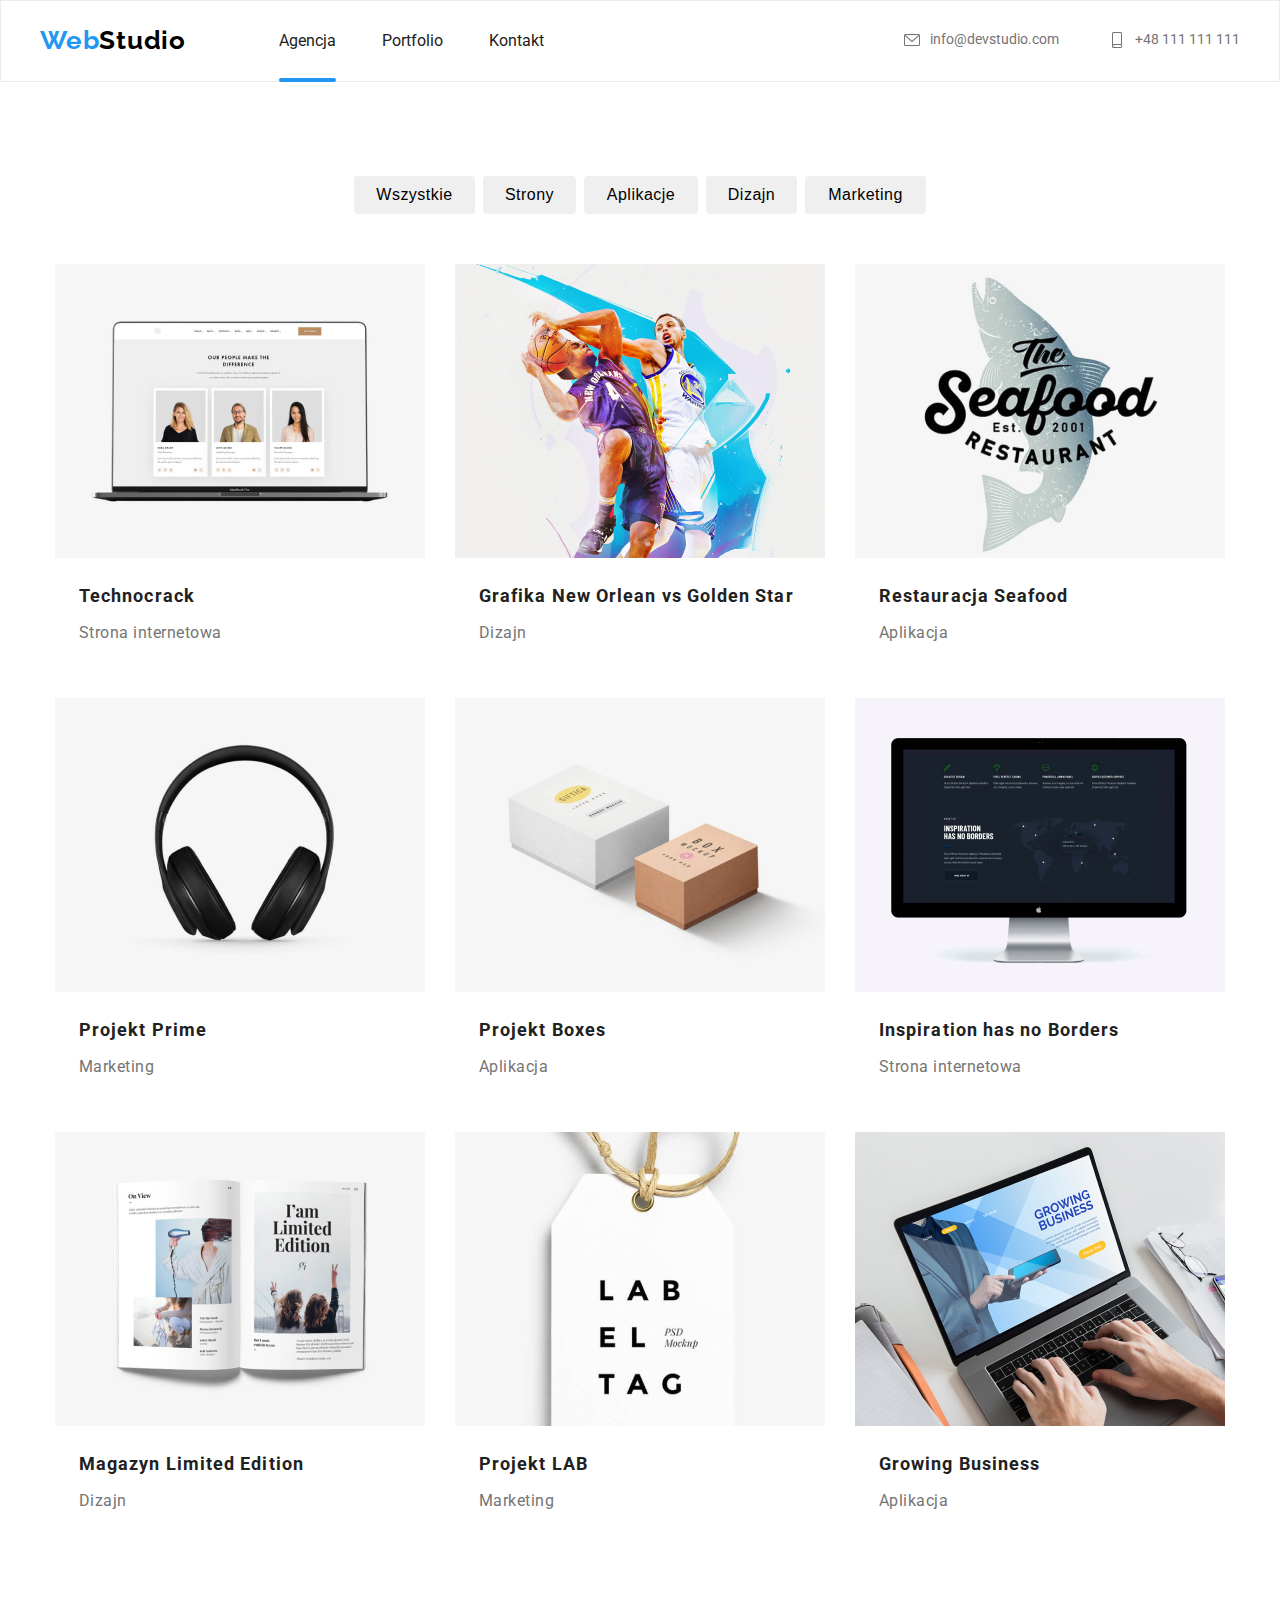
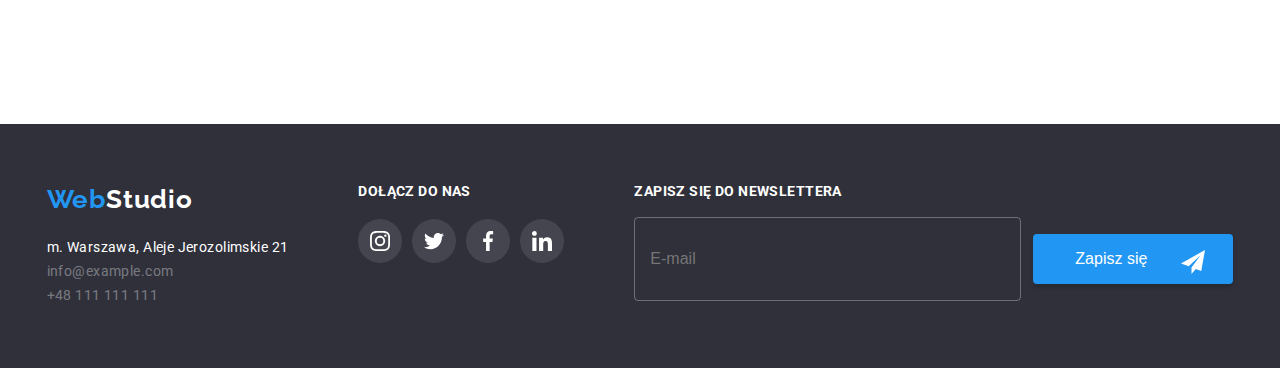
<file: portfolio.html>
<!DOCTYPE html>
<html lang="pl">

<head>
  <meta charset="UTF-8" />
  <meta http-equiv="X-UA-Compatible" content="IE=edge" />
  <meta name="viewport" content="width=device-width, initial-scale=1.0" />
  <link rel="stylesheet" href="https://cdnjs.cloudflare.com/ajax/libs/modern-normalize/1.0.0/modern-normalize.min.css"
    integrity="sha512-ISS7cAi1PEhQ8jnbJpJZMd29NlhNj4AWYyLOSp2CE/CsHxTCu+r+t0D2yoJudVrd0/8fTVPUVDzY5Tvli75u/g=="
    crossorigin="anonymous">
  <title>Portfolio</title>

  <link rel="stylesheet" href="./css/main.min.css" />
  <link rel="preconnect" href="https://fonts.googleapis.com" />
  <link rel="preconnect" href="https://fonts.gstatic.com" crossorigin />
  <link href="https://fonts.googleapis.com/css2?family=Raleway:wght@700&family=Roboto:wght@400;500;700;900&display=swap"
    rel="stylesheet" />

</head>

<body>
  <header class="header">
    <div class="container nav-wrapper-flex">
      <nav class="navigation">
        <div class="logo">
          <a class="logo--first" href="index.html">Web<span class="logo--second">Studio</span>
          </a>
        </div>
        <ul class="navigation__list">
          <li class="navigation__item navigation__item--active"><a class="navigation__link"
              href="index.html">Agencja</a>
          </li>
          <li class="navigation__item"><a class="navigation__link" href="portfolio.html"> Portfolio</a></li>
          <li class="navigation__item">Kontakt</li>
        </ul>
      </nav>
      <div class="contacts">
        <ul class="contacts__list">
          <li>
            <a class="contacts__mail" href="mailto:info@devstudio.com">
              <div class="contacts__icons ">
                <svg width="16px" height="16px" class="contacts__icons--margin">
                  <use href="./images/icons.svg#icon-envelope">
                  </use>
                </svg>
                info@devstudio.com
              </div>
            </a>
          </li>
          <li>
            <a class="contacts__phone" href="tel:+48 111 111 111">
              <div class="contacts__icons ">
                <svg width="16px" height="16px" class="contacts__icons--margin">
                  <use href="./images/icons.svg#icon-smartphone">
                  </use>
                </svg>
                +48 111 111 111
              </div>
            </a>
          </li>
        </ul>

      </div>
  </header>
  <main>
    <section class="section">
      <div class="container">


        <ul class="buttons">
          <li>
            <button class="buttons--first" type="button">Wszystkie</button>
          </li>
          <li>
            <button class="buttons--second" type="button">Strony</button>
          </li>
          <li>
            <button class="buttons--third" type="button">Aplikacje</button>
          </li>
          <li>
            <button class="buttons--fourth" type="button">Dizajn</button>
          </li>
          <li>
            <button class="buttons--fifth" type="button">Marketing</button>
          </li>
        </ul>

      </div>
      <div class="container">
        <div class="images">
          <ul class="images__list">
            <li class="images__item">
              <figure>
                <div class="overlay__box">
                  <div class="overlay">
                    <p class="overlay__description">
                      Technocrack jest popularną platformą wykorzystywaną do
                      rozpowszechniania koronawirusa. Firmy wykorzystują tę
                      platformę do celów szpiegowskich i ataków na niezabezpieczone
                      serwery konkurencji
                    </p>
                  </div>
                  <img class="images__img" src="images/strona internetowa.jpg" alt="laptop" width="370" height="294" />
                </div>
                <figcaption class="images__description">
                  <p class="images__title">Technocrack</p>
                  <p class="images__subtitle">Strona internetowa</p>
                </figcaption>
              </figure>

            </li>
            <li class="images__item">
              <figure>
                <div class="overlay__box">
                  <div class="overlay">
                    <p class="overlay__description">
                      Technocrack jest popularną platformą wykorzystywaną do
                      rozpowszechniania koronawirusa. Firmy wykorzystują tę
                      platformę do celów szpiegowskich i ataków na niezabezpieczone
                      serwery konkurencji
                    </p>
                  </div>
                  <img class="images__img" src="images/dizajn.jpg" alt="koszykarze" width="370" height="294" />
                </div>
                <figcaption class="images__description">
                  <p class="images__title">Grafika New Orlean vs Golden Star</p>
                  <p class="images__subtitle">Dizajn</p>
                </figcaption>
              </figure>
            </li>
            <li class="images__item">
              <figure>
                <div class="overlay__box">
                  <div class="overlay">
                    <p class="overlay__description">
                      Technocrack jest popularną platformą wykorzystywaną do
                      rozpowszechniania koronawirusa. Firmy wykorzystują tę
                      platformę do celów szpiegowskich i ataków na niezabezpieczone
                      serwery konkurencji
                    </p>
                  </div>
                  <img class="images__img" src="images/aplikacja.jpg" alt="logo-restauracji" width="370" height="294" />
                </div>
                <figcaption class="images__description">
                  <p class="images__title">Restauracja Seafood</p>
                  <p class="images__subtitle">Aplikacja</p>
                </figcaption>
              </figure>
            </li>
            <li class="images__item">
              <figure>
                <div class="overlay__box">
                  <div class="overlay">
                    <p class="overlay__description">
                      Technocrack jest popularną platformą wykorzystywaną do
                      rozpowszechniania koronawirusa. Firmy wykorzystują tę
                      platformę do celów szpiegowskich i ataków na niezabezpieczone
                      serwery konkurencji
                    </p>
                  </div>
                  <img class="images__img" src="images/marketing.jpg" alt="słuchawki" width="370" height="294" />
                </div>
                <figcaption class="images__description">
                  <p class="images__title">Projekt Prime</p>
                  <p class="images__subtitle">Marketing</p>
                </figcaption>
              </figure>
            </li>
            <li class="images__item">
              <figure>
                <div class="overlay__box">
                  <div class="overlay">
                    <p class="overlay__description">
                      Technocrack jest popularną platformą wykorzystywaną do
                      rozpowszechniania koronawirusa. Firmy wykorzystują tę
                      platformę do celów szpiegowskich i ataków na niezabezpieczone
                      serwery konkurencji
                    </p>
                  </div>
                  <img class="images__img" src="images/aplikacja2.jpg" alt="pudełka" width="370" height="294" />
                </div>
                <figcaption class="images__description">
                  <p class="images__title">Projekt Boxes</p>
                  <p class="images__subtitle">Aplikacja</p>
                </figcaption>
              </figure>
            </li>
            <li class="images__item">
              <figure>
                <div class="overlay__box">
                  <div class="overlay">
                    <p class="overlay__description">
                      Technocrack jest popularną platformą wykorzystywaną do
                      rozpowszechniania koronawirusa. Firmy wykorzystują tę
                      platformę do celów szpiegowskich i ataków na niezabezpieczone
                      serwery konkurencji
                    </p>
                  </div>
                  <img class="images__img" src="images/strona internetowa 2 .jpg" alt="monitor" width="370"
                    height="294" />
                </div>
                <figcaption class="images__description">
                  <p class="images__title">Inspiration has no Borders</p>
                  <p class="images__subtitle">Strona internetowa</p>
                </figcaption>
              </figure>
            </li>
            <li class="images__item">
              <figure>
                <div class="overlay__box">
                  <div class="overlay">
                    <p class="overlay__description">
                      Technocrack jest popularną platformą wykorzystywaną do
                      rozpowszechniania koronawirusa. Firmy wykorzystują tę
                      platformę do celów szpiegowskich i ataków na niezabezpieczone
                      serwery konkurencji
                    </p>
                  </div>
                  <img class="images__img" src="images/dizajn2.jpg" alt="Magazyn" width="370" height="294" />
                </div>
                <figcaption class="images__description">
                  <p class="images__title">Magazyn Limited Edition</p>
                  <p class="images__subtitle">Dizajn</p>
                </figcaption>
              </figure>
            </li>
            <li class="images__item ">
              <figure>
                <div class="overlay__box">
                  <div class="overlay">
                    <p class="overlay__description">
                      Technocrack jest popularną platformą wykorzystywaną do
                      rozpowszechniania koronawirusa. Firmy wykorzystują tę
                      platformę do celów szpiegowskich i ataków na niezabezpieczone
                      serwery konkurencji
                    </p>
                  </div>
                  <img class="images__img" src="images/marketing2.jpg" alt="metka" width="370" height="294" />
                </div>
                <figcaption class="images__description">
                  <p class="images__title">Projekt LAB</p>
                  <p class="images__subtitle">Marketing</p>
                </figcaption>
              </figure>
            </li>
            <li class="images__item ">
              <figure>
                <div class="overlay__box">
                  <div class="overlay">
                    <p class="overlay__description">
                      Technocrack jest popularną platformą wykorzystywaną do
                      rozpowszechniania koronawirusa. Firmy wykorzystują tę
                      platformę do celów szpiegowskich i ataków na niezabezpieczone
                      serwery konkurencji
                    </p>
                  </div>
                  <img class="images__img" src="images/aplikacja3.jpg" alt="laptop" width="370" height="294" />
                </div>
                <figcaption class="images__description">
                  <p class="images__title">Growing Business</p>
                  <p class="images__subtitle">Aplikacja</p>
                </figcaption>
              </figure>
            </li>
          </ul>
        </div>
      </div>
    </section>
  </main>
  <footer>
    <div class="container footer">
      <div class="footer__description">
        <a class="logo--first" href="index.html">Web<span class="footer__logo">Studio</span></span>
        </a>
        <div class="footer__info">
          <address>
            <p class="footer__address">
              m. Warszawa, Aleje Jerozolimskie 21</p>
            <ul class="footer__contacts">
              <li> <a class="footer__mail" href="mailto:info@example.com">info@example.com</a>
              </li>
              <li> <a class="footer__phone" href="tel:+48 111 111 111">+48 111 111 111</a>
              </li>
            </ul>
          </address>
        </div>
      </div>
      <div class="footer__socials">
        <h4 class="footer__title">Dołącz do nas</h4>
        <ul class="team__socials">
          <li class="footer__icons">
            <svg width="20" height="20">
              <use href="./images/icons.svg#icon-instagram-2"></use>
            </svg>
          </li>
          <li class="footer__icons">
            <svg width="20" height="20">
              <use href="./images/icons.svg#icon-twitter-1"></use>
            </svg>
          </li>
          <li class="footer__icons">
            <svg width="20" height="20">
              <use href="./images/icons.svg#icon-facebook-1"></use>
            </svg>
          </li>
          <li class="footer__icons">
            <svg width="20" height="20">
              <use href="./images/icons.svg#icon-linkedin-1"></use>
            </svg>
          </li>
        </ul>
      </div>
      <div class="newsleter">
        <h4 class="footer__title">Zapisz się do newslettera</h4>
        <div class="newsleter__signin">
          <form>
            <input type="email" name="newsleteremail" class="newsleter__email" placeholder="E-mail" required>
          </form>
          <button type="submit" class="newsleter__button">
            Zapisz się
            <svg class="newsleter__icon">
              <use height="24px" width="24px" href="./images/icons.svg#icon-send"></use>
            </svg>
          </button>
        </div>
      </div>

    </div>
  </footer>
</body>

</html>
</file>
<file: css/main.min.css>
.navigation__item--active{position:relative}.navigation__item--active:after{content:"";height:4px;background-color:var(--main-color);position:absolute;border-radius:2px;width:100%;display:-webkit-box;display:-ms-flexbox;display:flex;-webkit-box-pack:center;-ms-flex-pack:center;justify-content:center}@media screen and (min-width: 768px){.navigation__item--active:after{top:43px}}@media screen and (min-width: 1200px){.navigation__item--active:after{top:47px}}:root{--main-font: "Roboto", sans-serif;--secondary-font: "Raleway", sans-serif;--main-color: #2196f3;--brand-color: #212121;--second-color: #ffffff;--description-color: #757575;--background-color: #2f303a;--second-background-color: #f5f4fa;--icon-color: #afb1b8}a{text-decoration:none}ul{list-style-type:none}*{margin:0;padding:0}body{font-family:"Roboto",sans-serif;text-decoration:none;color:var(--brand-color)}.container{width:100%;max-width:480px;margin:0 auto;padding:0 15px}@media screen and (min-width: 768px){.container{max-width:768px}}@media screen and (min-width: 1200px){.container{max-width:1200px}}.section{padding-top:60px;padding-bottom:60px}@media screen and (min-width: 768px){.section{padding-top:60px;padding-bottom:60px}}@media screen and (min-width: 1200px){.section{padding-top:94px;padding-bottom:94px}}.no-padding-top{padding-top:0px}.about{display:none}@media screen and (min-width: 1200px){.about{display:-webkit-box;display:-ms-flexbox;display:flex}.about__list{display:-webkit-box;display:-ms-flexbox;display:flex;gap:30px;padding-top:50px}.about__item{position:relative}.about__subtitle{position:absolute;background:rgba(47,48,58,.8);padding-top:27px;font-size:14px;font-weight:700;line-height:1.14;text-align:center;letter-spacing:.03em;text-transform:uppercase;color:var(--second-color);top:224px;padding-bottom:27px;-ms-flex-line-pack:center;align-content:center;display:-webkit-box;display:-ms-flexbox;display:flex;-webkit-box-align:center;-ms-flex-align:center;align-items:center;-webkit-box-pack:center;-ms-flex-pack:center;justify-content:center;width:100%}.about__subtitle__title{font-weight:700;font-size:36px;line-height:1.667;text-align:center;letter-spacing:.03em;color:var(--brand-color)}}.asset{display:-webkit-box;display:-ms-flexbox;display:flex;-ms-flex-wrap:wrap;flex-wrap:wrap;gap:30px}.asset__title{line-height:1.143;letter-spacing:.03em;margin-top:0;text-transform:uppercase;color:#212121;font-size:14px;font-weight:700;margin-bottom:10px}.asset__description{display:-webkit-box;display:-ms-flexbox;display:flex;font-style:normal;font-weight:400;font-size:14px;line-height:1.71;letter-spacing:.03em;-ms-flex-wrap:wrap;flex-wrap:wrap}.asset__icon{display:-webkit-box;display:-ms-flexbox;display:flex;-webkit-box-orient:horizontal;-webkit-box-direction:normal;-ms-flex-direction:row;flex-direction:row;gap:30px;-webkit-box-pack:center;-ms-flex-pack:center;justify-content:center;justify-content:center;margin-bottom:30px;background-color:var(--second-background-color);border-radius:4px;max-width:450px;height:120px;padding-top:25px}.asset__item{color:var(--description-color);line-height:1.7;width:450px}@media screen and (min-width: 768px){.asset__item{width:354px}}@media screen and (min-width: 1200px){.asset__item{width:270px}}.backdrop{width:100%;height:100%;background-color:rgba(0,0,0,.2);position:fixed;left:0px;top:0px;z-index:3;-webkit-transition:visibility 500ms linear,opacity 500ms linear,-webkit-transform 500ms linear;transition:visibility 500ms linear,opacity 500ms linear,-webkit-transform 500ms linear;transition:transform 500ms linear,visibility 500ms linear,opacity 500ms linear;transition:transform 500ms linear,visibility 500ms linear,opacity 500ms linear,-webkit-transform 500ms linear}.is-hidden{background-color:rgba(0,0,0,.2);visibility:hidden;opacity:0;position:absolute;height:100%;pointer-events:none;-webkit-transform:scaleY(0);transform:scaleY(0)}.banner{background-color:var(--background-color);background-image:-webkit-gradient(linear, left top, left bottom, from(rgba(47, 48, 58, 0.4)), to(rgba(47, 48, 58, 0.4))),url(../images/background-mobile.jpg);background-image:linear-gradient(to bottom, rgba(47, 48, 58, 0.4), rgba(47, 48, 58, 0.4)),url(../images/background-mobile.jpg);background-position:center;background-repeat:no-repeat;background-size:cover;-webkit-box-align:center;-ms-flex-align:center;align-items:center;display:-webkit-box;display:-ms-flexbox;display:flex;-webkit-box-pack:center;-ms-flex-pack:center;justify-content:center;text-align:center;-webkit-box-orient:vertical;-webkit-box-direction:normal;-ms-flex-flow:column;flex-flow:column;padding-top:118px;padding-bottom:118px}@media(min-device-pixel-ratio: 2),(-webkit-min-device-pixel-ratio: 2),(min-resolution: 192dpi),(min-resolution: 2dppx){.banner{background-image:-webkit-gradient(linear, left top, left bottom, from(rgba(47, 48, 58, 0.4)), to(rgba(47, 48, 58, 0.4))),url(../images/teambackground_mobile@2x.jpg);background-image:linear-gradient(rgba(47, 48, 58, 0.4), rgba(47, 48, 58, 0.4)),url(../images/teambackground_mobile@2x.jpg)}}@media screen and (min-width: 768px){.banner{background-image:-webkit-gradient(linear, left top, left bottom, from(rgba(47, 48, 58, 0.4)), to(rgba(47, 48, 58, 0.4))),url(../images/background-tablet.jpg);background-image:linear-gradient(to bottom, rgba(47, 48, 58, 0.4), rgba(47, 48, 58, 0.4)),url(../images/background-tablet.jpg)}}@media screen and (min-width: 768px)and (min-device-pixel-ratio: 2),screen and (min-width: 768px)and (-webkit-min-device-pixel-ratio: 2),screen and (min-width: 768px)and (min-resolution: 192dpi),screen and (min-width: 768px)and (min-resolution: 2dppx){.banner{background-image:-webkit-gradient(linear, left top, left bottom, from(rgba(47, 48, 58, 0.4)), to(rgba(47, 48, 58, 0.4))),url(../images/teambackground_tablet@2x.jpg);background-image:linear-gradient(rgba(47, 48, 58, 0.4), rgba(47, 48, 58, 0.4)),url(../images/teambackground_tablet@2x.jpg)}}@media screen and (min-width: 1200px){.banner{background-image:-webkit-gradient(linear, left top, left bottom, from(rgba(47, 48, 58, 0.4)), to(rgba(47, 48, 58, 0.4))),url(../images/backgroung_image.jpg);background-image:linear-gradient(to bottom, rgba(47, 48, 58, 0.4), rgba(47, 48, 58, 0.4)),url(../images/backgroung_image.jpg);max-width:1600px;margin-left:auto;margin-right:auto;padding-top:200px;padding-bottom:200px}}@media screen and (min-width: 1200px)and (min-device-pixel-ratio: 2),screen and (min-width: 1200px)and (-webkit-min-device-pixel-ratio: 2),screen and (min-width: 1200px)and (min-resolution: 192dpi),screen and (min-width: 1200px)and (min-resolution: 2dppx){.banner{background-image:-webkit-gradient(linear, left top, left bottom, from(rgba(47, 48, 58, 0.4)), to(rgba(47, 48, 58, 0.4))),url(../images/teambackground_desktop@2x.jpg);background-image:linear-gradient(rgba(47, 48, 58, 0.4), rgba(47, 48, 58, 0.4)),url(../images/teambackground_desktop@2x.jpg)}}.banner__btn{width:200px;height:50px;font-style:normal;font-weight:700;font-size:16px;line-height:1.9;letter-spacing:.06em;cursor:pointer;background:var(--main-color);color:var(--second-color);border:none;border-radius:4px;margin-top:30px}.banner__btn:hover,.banner__btn:focus{color:var(--second-color);background-color:var(--main-color);border-color:var(--main-color);-webkit-box-shadow:0px 4px 4px rgba(0,0,0,.15);box-shadow:0px 4px 4px rgba(0,0,0,.15);border-radius:4px;-webkit-transition:250ms cubic-bezier(0.4, 0, 0.2, 1);transition:250ms cubic-bezier(0.4, 0, 0.2, 1)}.banner__title{font-style:normal;text-transform:uppercase;font-weight:900;font-size:44px;line-height:1.364;color:var(--second-color);letter-spacing:.06em;margin-bottom:30px}.clients{font-size:36px;font-weight:700;text-align:center;font-family:var(--main-font);letter-spacing:.03em;padding-top:94px;line-height:1.17;color:var(--brand-color);padding-bottom:50px}.clients__list{display:-webkit-box;display:-ms-flexbox;display:flex;-webkit-box-orient:horizontal;-webkit-box-direction:normal;-ms-flex-direction:row;flex-direction:row;-ms-flex-wrap:wrap;flex-wrap:wrap;gap:30px;-webkit-box-pack:center;-ms-flex-pack:center;justify-content:center;-webkit-box-align:center;-ms-flex-align:center;align-items:center}.clients__icon{border:1px solid var(--icon-color);border-radius:4px;width:100%;max-width:210px;height:92px;display:-webkit-box;display:-ms-flexbox;display:flex;-webkit-box-align:center;-ms-flex-align:center;align-items:center;-webkit-box-pack:center;-ms-flex-pack:center;justify-content:center;fill:var(--icon-color);cursor:pointer}@media screen and (min-width: 768px){.clients__icon{width:226px;height:92px}}@media screen and (min-width: 1200px){.clients__icon{width:170px;height:92px}}.clients__icon:hover,.clients__icon:focus{fill:var(--main-color);border-color:var(--main-color);-webkit-transition:250ms cubic-bezier(0.4, 0, 0.2, 1);transition:250ms cubic-bezier(0.4, 0, 0.2, 1)}footer{background-color:var(--background-color);padding-top:60px;padding-bottom:60px;display:-webkit-box;display:-ms-flexbox;display:flex;-ms-flex-line-pack:center;align-content:center}.footer{display:-webkit-box;display:-ms-flexbox;display:flex;-ms-flex-line-pack:center;align-content:center;text-align:center;-ms-flex-wrap:wrap;flex-wrap:wrap;gap:60px;-webkit-box-pack:center;-ms-flex-pack:center;justify-content:center}@media screen and (min-width: 1200px){.footer{gap:70px;text-align:left;-ms-flex-wrap:nowrap;flex-wrap:nowrap}}.footer__description{font-style:normal;font-weight:400;font-size:14px;line-height:1.71;letter-spacing:.03em}@media screen and (min-width: 1200px){.footer__description{-ms-flex-wrap:nowrap;flex-wrap:nowrap}}.footer__info{font-style:inherit;display:-webkit-box;display:-ms-flexbox;display:flex;gap:70px}.footer__logo{color:var(--second-color)}.footer__title{font-weight:700;font-size:14px;line-height:1.1;letter-spacing:.03em;text-transform:uppercase;color:var(--second-color)}.footer__socials{display:-webkit-box;display:-ms-flexbox;display:flex;-webkit-box-orient:vertical;-webkit-box-direction:normal;-ms-flex-direction:column;flex-direction:column}@media screen and (min-width: 1200px){.footer__socials{-webkit-box-align:start;-ms-flex-align:start;align-items:flex-start}}.footer__phone,.footer__mail{font-size:14px;line-height:1.71;letter-spacing:.03em;text-align:left;text-decoration:none;font-style:normal;opacity:60%;color:rgba(255,255,255,.6);margin-top:9px;margin-bottom:9px}.footer__phone:hover,.footer__phone:focus,.footer__phone:hover,.footer__phone:focus,.footer__mail:hover,.footer__mail:focus,.footer__mail:hover,.footer__mail:focus{color:var(--main-color);-webkit-transition:250ms cubic-bezier(0.4, 0, 0.2, 1);transition:250ms cubic-bezier(0.4, 0, 0.2, 1)}.footer__address{font-style:normal;font-weight:400;font-size:14px;line-height:1.714;letter-spacing:.03em;text-decoration:none;color:var(--second-color);padding-top:20px;text-align:left}.footer__icons{background-color:rgba(255,255,255,.1);border-radius:50%;width:44px;height:44px;display:-webkit-box;display:-ms-flexbox;display:flex;-webkit-box-align:center;-ms-flex-align:center;align-items:center;-webkit-box-pack:center;-ms-flex-pack:center;justify-content:center;fill:var(--second-color);cursor:pointer}.footer__icons:hover,.footer__icons:focus{fill:var(--second-color);background-color:var(--main-color);-webkit-transition:250ms cubic-bezier(0.4, 0, 0.2, 1);transition:250ms cubic-bezier(0.4, 0, 0.2, 1)}.newsleter{background-color:var(--background-color)}.newsleter__signin{display:-webkit-box;display:-ms-flexbox;display:flex;-webkit-box-orient:vertical;-webkit-box-direction:normal;-ms-flex-direction:column;flex-direction:column;-webkit-box-align:center;-ms-flex-align:center;align-items:center;-ms-flex-line-pack:center;align-content:center}@media screen and (min-width: 1200px){.newsleter__signin{-webkit-box-orient:horizontal;-webkit-box-direction:normal;-ms-flex-direction:row;flex-direction:row;display:-webkit-inline-box;display:-ms-inline-flexbox;display:inline-flex;gap:12px}}.newsleter__email{margin-top:18px;background-color:rgba(0,0,0,0);border:1px solid rgba(255,255,255,.3);border-radius:4px;width:100%;width:450px;height:50px;font-size:16px;color:rgba(255,255,255,.6);padding:16px 15px;display:-webkit-box;display:-ms-flexbox;display:flex}.newsleter__email:focus{-webkit-transition:250ms cubic-bezier(0.4, 0, 0.2, 1);transition:250ms cubic-bezier(0.4, 0, 0.2, 1);outline:0;border:1px solid var(--main-color)}@media screen and (min-width: 1200px){.newsleter__email{width:358px;height:50px;padding-right:12px}}.newsleter__button{width:200px;height:50px;text-align:left;position:relative;padding-top:10px;padding-bottom:10px;padding-left:42px;background-color:var(--main-color);border:0;border-radius:4px;-webkit-box-shadow:0px 4px 4px rgba(0,0,0,.15);box-shadow:0px 4px 4px rgba(0,0,0,.15);color:var(--second-color);font-size:16px;cursor:pointer;margin-top:18px}.newsleter__icon{position:absolute;left:148px;fill:var(--second-color);height:24px;width:24px}.form{position:relative;top:50%;left:50%;-webkit-transform:translate(-50%, -50%);transform:translate(-50%, -50%);width:450px;height:609px;background-color:var(--second-color);-webkit-box-shadow:0px 1px 3px rgba(0,0,0,.12),0px 1px 1px rgba(0,0,0,.14),0px 2px 1px rgba(0,0,0,.2);box-shadow:0px 1px 3px rgba(0,0,0,.12),0px 1px 1px rgba(0,0,0,.14),0px 2px 1px rgba(0,0,0,.2);border-radius:4px;padding-top:40px;padding-left:40px;padding-right:40px;font-size:14px;color:#757575;-webkit-box-shadow:1px 3px rgba(0,0,0,.12),0px 1px 1px rgba(0,0,0,.14),0px 2px 1px rgba(0,0,0,.2);box-shadow:1px 3px rgba(0,0,0,.12),0px 1px 1px rgba(0,0,0,.14),0px 2px 1px rgba(0,0,0,.2);border-radius:4px}@media screen and (min-width: 1200px){.form{width:528px;height:581px}}.form__close-btn{position:absolute;right:9px;top:9px;border-radius:50%;border:1px solid rgba(0,0,0,.1);background-color:var(--second-color);cursor:pointer;width:30px;height:30px;display:-webkit-box;display:-ms-flexbox;display:flex;-webkit-box-align:center;-ms-flex-align:center;align-items:center;-webkit-box-pack:center;-ms-flex-pack:center;justify-content:center}.form__title{font-weight:700;line-height:1.143;letter-spacing:.03em;margin-top:0;font-size:20px;color:#212121;margin-bottom:12px}.form__label{display:-webkit-box;display:-ms-flexbox;display:flex;-webkit-box-orient:vertical;-webkit-box-direction:normal;-ms-flex-direction:column;flex-direction:column;position:relative;position:relative;color:#757575;font-size:12px;text-align:left;line-height:1.2}.form__input{width:370px;height:40px;border:1px solid rgba(33,33,33,.2);border-radius:4px;margin-top:4px;margin-bottom:4px;padding-left:42px}@media screen and (min-width: 1200px){.form__input{width:448px}}.form__input:focus{outline-color:var(--main-color);-webkit-transition:250ms cubic-bezier(0.4, 0, 0.2, 1);transition:250ms cubic-bezier(0.4, 0, 0.2, 1)}.form__icon{position:absolute;top:50%;left:3%;fill:var(--brand-color);width:18px;height:18px}.form__icon:hover svg{fill:var(--blue)}.form__input:focus+.form__icon{fill:var(--main-color);-webkit-transition:250ms cubic-bezier(0.4, 0, 0.2, 1);transition:250ms cubic-bezier(0.4, 0, 0.2, 1)}.form__textarea{width:370px;height:120px;border:1px solid rgba(33,33,33,.2);border-radius:4px;margin-top:4px;color:rgba(117,117,117,.5);padding:12px 16px;font-size:12px;letter-spacing:1%;resize:none;margin-bottom:20px}@media screen and (min-width: 1200px){.form__textarea{width:448px}}.form__textarea:focus{outline-color:var(--main-color);-webkit-transition:250ms cubic-bezier(0.4, 0, 0.2, 1);transition:250ms cubic-bezier(0.4, 0, 0.2, 1)}.form__sendbutton{width:200px;height:50px;background-color:var(--main-color);color:#fff;-webkit-box-shadow:0px 4px 4px rgba(0,0,0,.15);box-shadow:0px 4px 4px rgba(0,0,0,.15);border-radius:4px;margin-top:30px;border:0;cursor:pointer}.checkbox{position:relative;display:-webkit-box;display:-ms-flexbox;display:flex;-webkit-box-align:center;-ms-flex-align:center;align-items:center;-webkit-box-pack:center;-ms-flex-pack:center;justify-content:center}.checkbox__agree{width:346px;height:14px;font-size:12px;line-height:1.17}@media screen and (min-width: 1200px){.checkbox__agree{width:395px;height:24px;font-size:14px;line-height:1.71}}.checkbox__agree a{color:var(--main-color)}.checkbox__input{display:none}.checkbox__input:checked+.checkbox__span .checkbox__check{border-color:var(--main-color);background-color:var(--main-color)}.checkbox__check{border:2px solid #212121;border-radius:2px}.checkbox__span{display:-webkit-box;display:-ms-flexbox;display:flex;margin:0;padding:0;-webkit-box-align:center;-ms-flex-align:center;align-items:center;font-size:14px;color:var(--description-color)}.header{padding-top:16px;padding-bottom:16px;background-color:var(--brand-color-white);display:-webkit-box;display:-ms-flexbox;display:flex;border:1px solid #ececec}@media screen and (min-width: 1200px){.header{padding:24px 0px 25px}}.menu-toggle{width:40px;height:40px;outline:none;background-color:rgba(0,0,0,0);border:none;position:absolute;top:10px;right:22px;cursor:pointer}@media screen and (min-width: 768px){.menu-toggle{display:none}}.menu-toggle__btn{-webkit-transition:fill 250ms cubic-bezier(0.4, 0, 0.2, 1);transition:fill 250ms cubic-bezier(0.4, 0, 0.2, 1)}.menu-toggle__btn:hover,.menu-toggle__btn:focus{fill:var(--main-color)}.nav-wrapper-flex{background-color:var(--second-color);display:-webkit-box;display:-ms-flexbox;display:flex;-webkit-box-pack:justify;-ms-flex-pack:justify;justify-content:space-between;-webkit-box-align:center;-ms-flex-align:center;align-items:center}.address{font-weight:500;font-size:14px;line-height:1.14;letter-spacing:.02em;font-style:normal}.navigation{-webkit-box-align:center;-ms-flex-align:center;align-items:center;-webkit-box-pack:justify;-ms-flex-pack:justify;justify-content:space-between;outline:none;display:-webkit-box;display:-ms-flexbox;display:flex}@media screen and (min-width: 768px){.navigation{gap:83px}}@media screen and (min-width: 1200px){.navigation{gap:93px}}.navigation__link{text-decoration:none;color:var(--brand-color);display:-webkit-inline-box;display:-ms-inline-flexbox;display:inline-flex;-webkit-box-pack:justify;-ms-flex-pack:justify;justify-content:space-between;text-align:center;outline:none}.navigation__link:hover,.navigation__link:focus{color:var(--main-color);-webkit-transition:250ms cubic-bezier(0.4, 0, 0.2, 1);transition:250ms cubic-bezier(0.4, 0, 0.2, 1)}.navigation__list{display:none}@media screen and (min-width: 768px){.navigation__list{display:-webkit-box;display:-ms-flexbox;display:flex;gap:60px}}@media screen and (min-width: 1200px){.navigation__list{display:-webkit-box;display:-ms-flexbox;display:flex;gap:46px}}.contacts{display:none}@media screen and (min-width: 768px){.contacts{display:-webkit-box;display:-ms-flexbox;display:flex}}.contacts__list{list-style-type:none;display:-webkit-inline-box;display:-ms-inline-flexbox;display:inline-flex;-webkit-box-orient:horizontal;-webkit-box-direction:normal;-ms-flex-direction:row;flex-direction:row;gap:50px;padding:0;margin:0;-webkit-box-pack:end;-ms-flex-pack:end;justify-content:flex-end}@media screen and (min-width: 768px){.contacts__list{display:-webkit-box;display:-ms-flexbox;display:flex;-webkit-box-orient:vertical;-webkit-box-direction:normal;-ms-flex-direction:column;flex-direction:column;gap:10px}}@media screen and (min-width: 1200px){.contacts__list{-webkit-box-orient:horizontal;-webkit-box-direction:normal;-ms-flex-direction:row;flex-direction:row;display:-webkit-box;display:-ms-flexbox;display:flex;gap:50px}}.contacts__phone{color:var(--description-color);text-decoration:none;outline:none;display:-webkit-box;display:-ms-flexbox;display:flex;-webkit-box-align:center;-ms-flex-align:center;align-items:center}@media screen and (min-width: 768px){.contacts__phone{font-size:12px;line-height:1.16}}@media screen and (min-width: 1200px){.contacts__phone{font-size:14px;line-height:1.14}}.contacts__phone:hover,.contacts__phone:focus{color:var(--main-color);-webkit-transition:250ms cubic-bezier(0.4, 0, 0.2, 1);transition:250ms cubic-bezier(0.4, 0, 0.2, 1)}.contacts__mail{color:var(--description-color);text-decoration:none;outline:none;display:-webkit-box;display:-ms-flexbox;display:flex;-webkit-box-align:center;-ms-flex-align:center;align-items:center}@media screen and (min-width: 768px){.contacts__mail{font-size:12px;line-height:1.16}}@media screen and (min-width: 1200px){.contacts__mail{font-size:14px;line-height:1.14}}.contacts__mail:hover,.contacts__mail:focus{color:var(--main-color);-webkit-transition:250ms cubic-bezier(0.4, 0, 0.2, 1);transition:250ms cubic-bezier(0.4, 0, 0.2, 1)}.contacts__icons{fill:var(--description-color);display:-webkit-box;display:-ms-flexbox;display:flex;-webkit-box-pack:justify;-ms-flex-pack:justify;justify-content:space-between;-webkit-box-align:center;-ms-flex-align:center;align-items:center}.contacts__icons:hover,.contacts__icons:focus{color:var(--main-color);fill:var(--main-color);-webkit-transition:250ms cubic-bezier(0.4, 0, 0.2, 1);transition:250ms cubic-bezier(0.4, 0, 0.2, 1)}.contacts__icons--margin{margin-right:10px}.images{list-style-type:none}.images__list{display:-webkit-box;display:-ms-flexbox;display:flex;-ms-flex-wrap:wrap;flex-wrap:wrap;gap:30px;padding:0;margin-bottom:94px;-webkit-box-pack:center;-ms-flex-pack:center;justify-content:center}.images__description{padding:20px 24px}.images__item{background-color:var(--second-color)}.images__item:hover,.images__item:focus{-webkit-box-shadow:0px 1px 1px rgba(0,0,0,.12),0px 4px 4px rgba(0,0,0,.06),1px 4px 6px rgba(0,0,0,.16);box-shadow:0px 1px 1px rgba(0,0,0,.12),0px 4px 4px rgba(0,0,0,.06),1px 4px 6px rgba(0,0,0,.16);cursor:pointer;-webkit-transition:250ms cubic-bezier(0.4, 0, 0.2, 1);transition:250ms cubic-bezier(0.4, 0, 0.2, 1)}.images__title{font-weight:700;font-size:18px;line-height:2;letter-spacing:.06em;color:var(--brand-color);text-align:left;margin-bottom:0;padding:0}.images__subtitle{font-weight:400;font-size:16px;line-height:1.875;letter-spacing:.03em;color:var(--description-color);text-align:left;margin-top:4px}.images__img{display:block}figure>.images__img{-o-object-fit:cover;object-fit:cover}.overlay{position:absolute;top:0;left:0;width:100%;height:100%;background-color:rgba(33,150,243,.9);-webkit-transform:translatey(100%);transform:translatey(100%);-webkit-transition:250ms cubic-bezier(0.4, 0, 0.2, 1);transition:250ms cubic-bezier(0.4, 0, 0.2, 1)}.overlay__box{position:relative;overflow:hidden}.overlay__description{color:#fff;font-size:18px;padding-top:49px;padding-left:24px;padding-right:45px;padding-bottom:49px;line-height:28px}.images__item:hover .overlay{-webkit-transform:translatey(0);transform:translatey(0)}.buttons{list-style-type:none}.buttons--first{width:121px;height:38px;font-weight:500;font-size:16px;line-height:1.6;letter-spacing:.03em;cursor:pointer;border:none;border-radius:4px}.buttons--second{width:93px;height:38px;font-weight:500;font-size:16px;line-height:1.6;letter-spacing:.03em;cursor:pointer;border:none;border-radius:4px}.buttons--third{width:114px;height:38px;font-weight:500;font-size:16px;line-height:1.6;letter-spacing:.03em;cursor:pointer;border:none;border-radius:4px}.buttons--fourth{width:91px;height:38px;font-weight:500;font-size:16px;line-height:1.6;letter-spacing:.03em;cursor:pointer;border:none;border-radius:4px}.buttons--fifth{width:121px;height:38px;font-weight:500;font-size:16px;line-height:1.6;letter-spacing:.03em;cursor:pointer;border:none;border-radius:4px}.buttons .buttons--first:hover,.buttons .buttons--second:hover,.buttons .buttons--third:hover,.buttons .buttons--fourth:hover,.buttons .buttons--fifth:hover,.buttons .buttons--first:focus,.buttons .buttons--second:focus,.buttons .buttons--third:focus,.buttons .buttons--fourth:focus,.buttons .buttons--fifth:focus{color:var(--second-color);background:var(--main-color);-webkit-box-shadow:0px 3px 1px rgba(0,0,0,.1),0px 1px 2px rgba(0,0,0,.08),0px 2px 2px rgba(0,0,0,.12);box-shadow:0px 3px 1px rgba(0,0,0,.1),0px 1px 2px rgba(0,0,0,.08),0px 2px 2px rgba(0,0,0,.12);border-radius:4px;border-color:var(--main-color);-webkit-transition:250ms cubic-bezier(0.4, 0, 0.2, 1);transition:250ms cubic-bezier(0.4, 0, 0.2, 1)}.container>.buttons{display:-webkit-box;display:-ms-flexbox;display:flex;gap:8px;-webkit-box-pack:center;-ms-flex-pack:center;justify-content:center;margin-bottom:50px}.logo--first{font-family:var(--secondary-font);font-weight:700;font-size:24px;line-height:1.16;letter-spacing:.03em;text-decoration:none;color:var(--main-color);outline:none}@media screen and (min-width: 1200px){.logo--first{font-size:26px;line-height:1.19}}.logo--second{font-family:var(--secondary-font);color:#000}.team{background-color:var(--second-background-color);padding-bottom:94px}.team__title{font-weight:700;font-size:36px;line-height:1.667;text-align:center;letter-spacing:.03em;color:var(--brand-color)}.team__member{font-weight:500;font-size:16px;line-height:1.187;letter-spacing:.03em;color:var(--brand-color);text-align:center;margin-bottom:10px;padding-top:30px}.team__job{padding-top:10px}.team__item{font-weight:400;font-size:16px;line-height:1.187;letter-spacing:.03em;color:var(--description-color);text-align:center;-webkit-box-shadow:0px 1px 3px rgba(0,0,0,.12),0px 1px 1px rgba(0,0,0,.14),0px 2px 1px rgba(0,0,0,.2);box-shadow:0px 1px 3px rgba(0,0,0,.12),0px 1px 1px rgba(0,0,0,.14),0px 2px 1px rgba(0,0,0,.2);border-radius:0px 0px 4px 4px;max-width:450px}@media screen and (min-width: 768px){.team__item{max-width:354px}}@media screen and (min-width: 1200px){.team__item{max-width:270px}}.team__list{padding-left:0px;margin-left:0px;display:-webkit-box;display:-ms-flexbox;display:flex;-ms-flex-wrap:wrap;flex-wrap:wrap;gap:30px;margin-top:50px;-webkit-box-pack:center;-ms-flex-pack:center;justify-content:center;margin:auto;padding-top:50px;justify-content:center;background:var(--second-background-color)}.team__list>li{background-color:var(--second-color)}.team__image{-o-object-fit:cover;object-fit:cover;display:block;height:auto;width:100%}.team__socials{display:-webkit-box;display:-ms-flexbox;display:flex;gap:10px;-webkit-box-pack:center;-ms-flex-pack:center;justify-content:center;-webkit-box-align:center;-ms-flex-align:center;align-items:center;padding-top:20px}.team--padding{padding-bottom:30px}.team__icons{display:-webkit-box;display:-ms-flexbox;display:flex;width:44px;height:44px;border-radius:50%;-webkit-box-align:center;-ms-flex-align:center;align-items:center;-webkit-box-pack:center;-ms-flex-pack:center;justify-content:center;background-color:rgba(255,255,255,.1)}.team__icons:hover{background-color:var(--main-color);-webkit-transition:250ms cubic-bezier(0.4, 0, 0.2, 1);transition:250ms cubic-bezier(0.4, 0, 0.2, 1)}.team__icons:hover svg{fill:var(--second-color);-webkit-transition:250ms cubic-bezier(0.4, 0, 0.2, 1);transition:250ms cubic-bezier(0.4, 0, 0.2, 1)}.team__icons--color{fill:var(--icon-color);height:20px;width:20px}.menu-container{position:fixed;top:0;left:0;width:100vw;height:100vh;background-color:var(--second-color);z-index:999;display:-webkit-box;display:-ms-flexbox;display:flex;-webkit-box-orient:vertical;-webkit-box-direction:normal;-ms-flex-direction:column;flex-direction:column;-webkit-box-pack:justify;-ms-flex-pack:justify;justify-content:space-between;-webkit-transform:translateX(150%);transform:translateX(150%);-webkit-transition:-webkit-transform 250ms ease-in-out;transition:-webkit-transform 250ms ease-in-out;transition:transform 250ms ease-in-out;transition:transform 250ms ease-in-out, -webkit-transform 250ms ease-in-out}.menu-container.is-open{-webkit-transform:translateX(0);transform:translateX(0)}.menu-container__close{font-size:30px;background-color:rgba(0,0,0,0);outline:none;border:none;position:absolute;top:20px;right:19.33px;-webkit-transition:color 250ms ease-in-out;transition:color 250ms ease-in-out;cursor:pointer}.menu-container__close:hover,.menu-container__close:focus{color:var(--main-color)}.menu-container__nav-list{font-weight:500;font-size:40px;line-height:1.17;letter-spacing:.02em;color:#000;display:-webkit-box;display:-ms-flexbox;display:flex;-webkit-box-orient:vertical;-webkit-box-direction:normal;-ms-flex-direction:column;flex-direction:column;gap:32px;padding:48px 40px 48px 40px}.menu-container__contacts{padding:48px 40px 48px 40px}.menu-container__nav-link,.menu-container__contacts-link{color:#000;text-decoration:none}.menu-container__nav-link:hover,.menu-container__nav-link:focus,.menu-container__contacts-link:hover,.menu-container__contacts-link:focus{color:var(--main-color)}.menu-container--active{color:var(--main-color)}.menu-container__contacts-link{display:block;font-weight:500;letter-spacing:.02em;padding-bottom:32px}.menu-container__contacts-link--tel{font-weight:500;font-size:34px;line-height:1.17;letter-spacing:.02em;color:var(--main-color)}.menu-container__contacts-link--email{font-weight:500;font-size:24px;line-height:1.16;letter-spacing:.02em;color:var(--description-color)}.menu-container__social-media{display:-webkit-box;display:-ms-flexbox;display:flex;-webkit-box-pack:left;-ms-flex-pack:left;justify-content:left;padding-bottom:48px;padding-left:40px}.menu-container__social-media-link{color:var(--main-color);text-decoration:none;font-weight:500;font-size:18px;line-height:1.22;letter-spacing:.02em}.menu-container__social-media-link--padding-right{padding-right:10px}.menu-container__social-media-link--padding-left{padding-left:10px}.menu-container__social-media-link--border{border-left:1px solid rgba(33,33,33,.2);border-right:1px solid rgba(33,33,33,.2);padding-left:10px;padding-right:10px}/*# sourceMappingURL=main.min.css.map */
</file>
